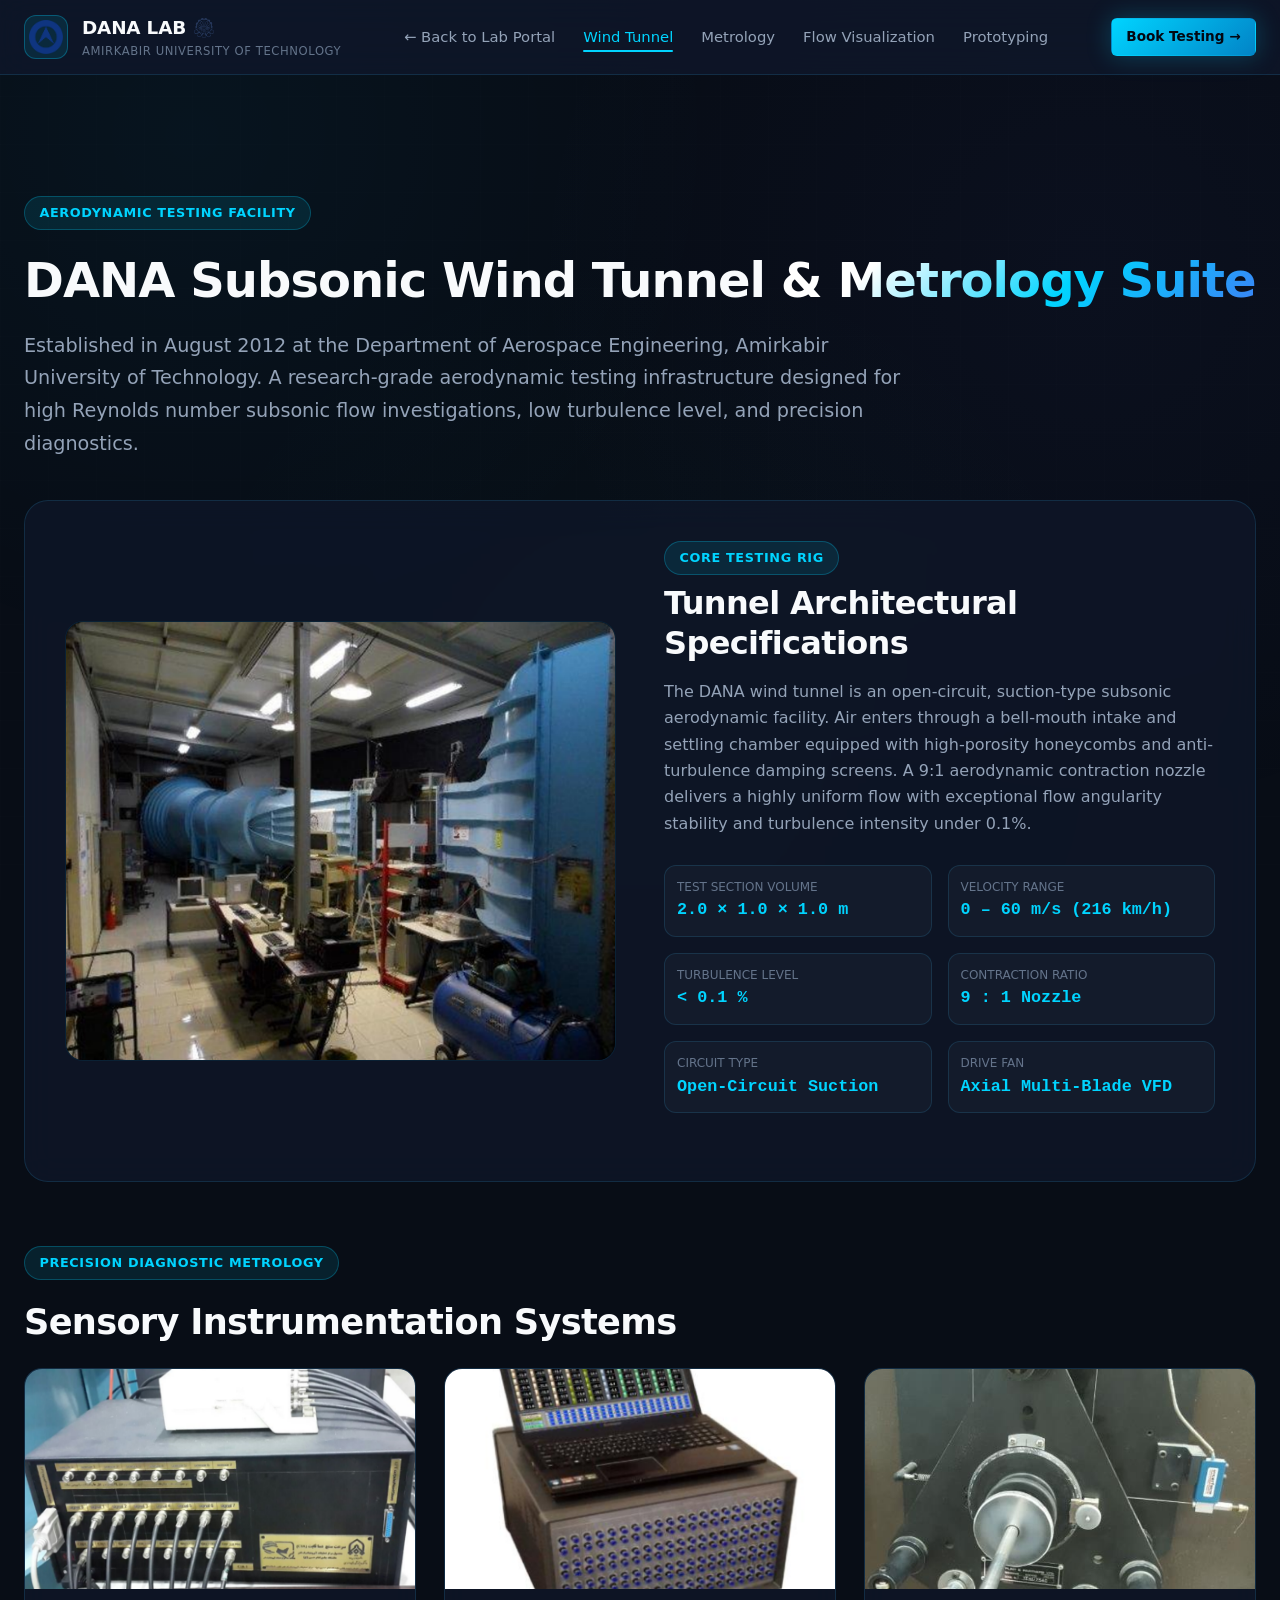
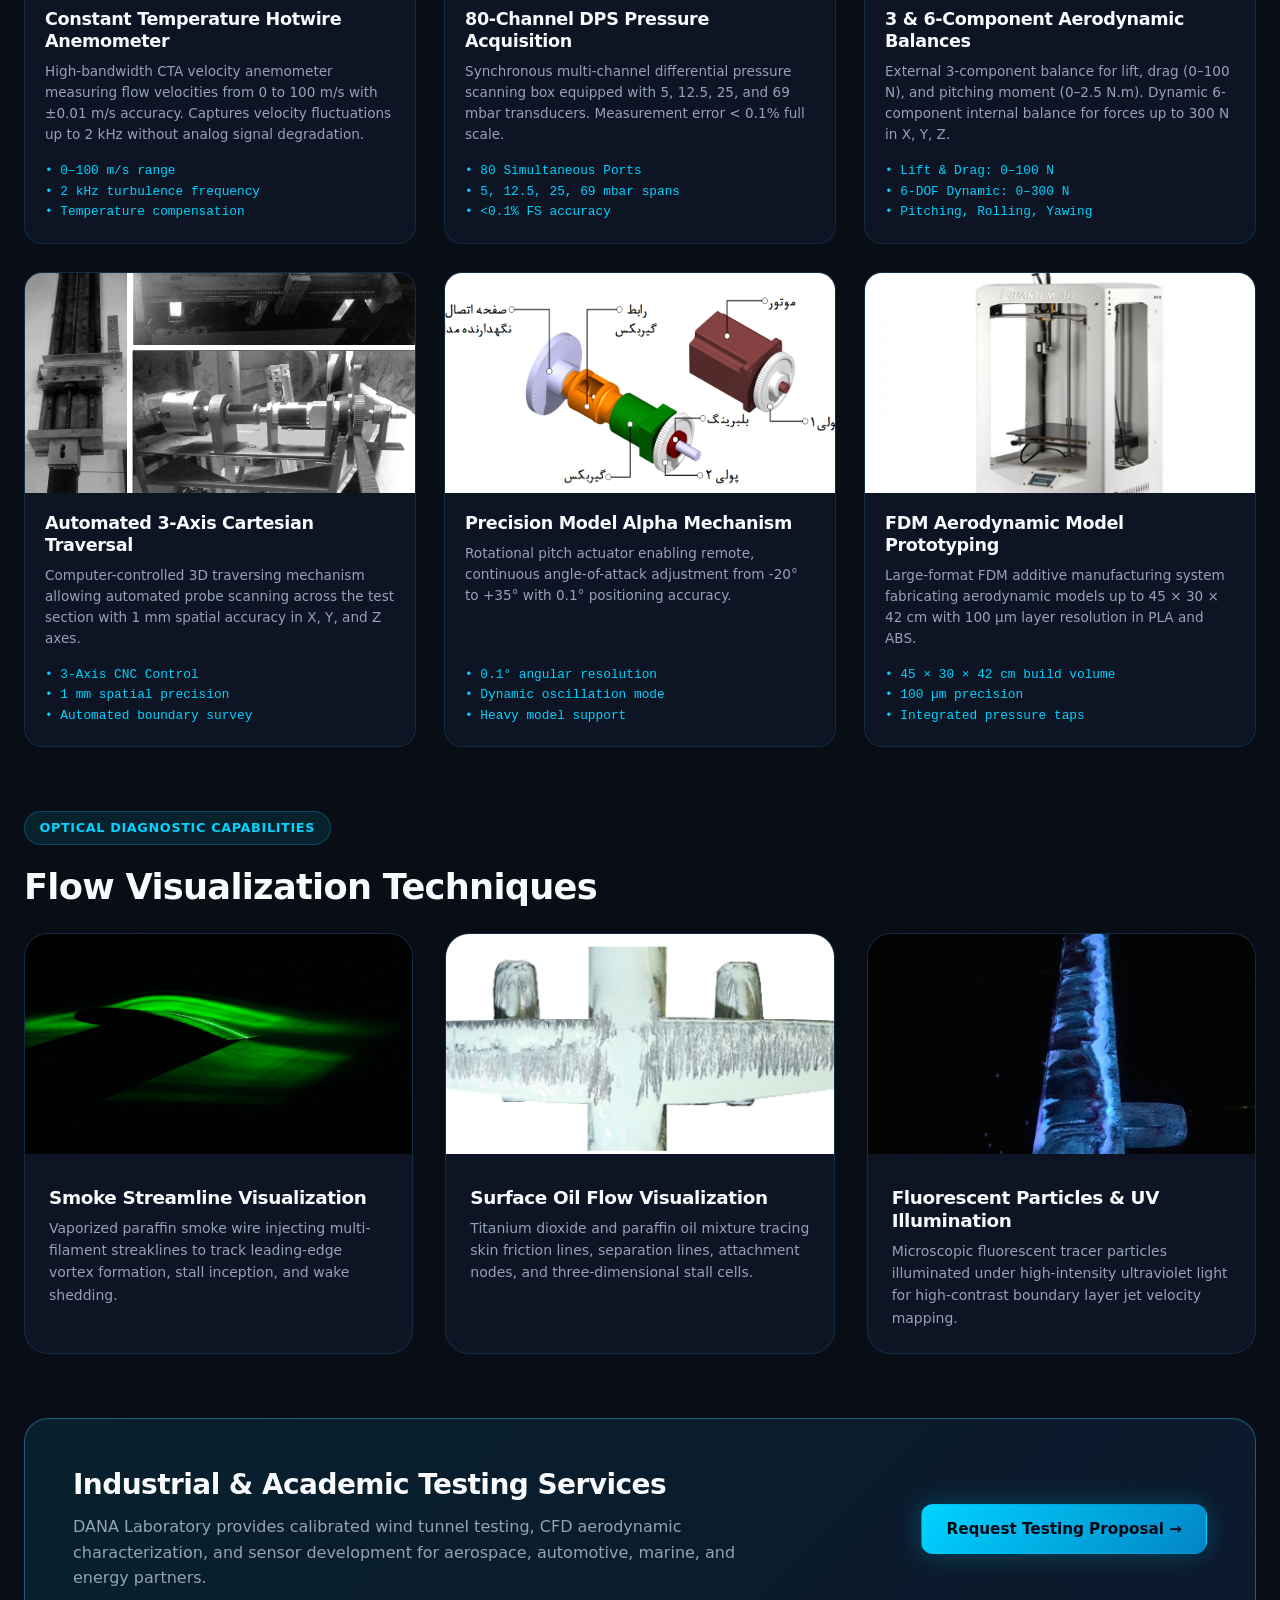
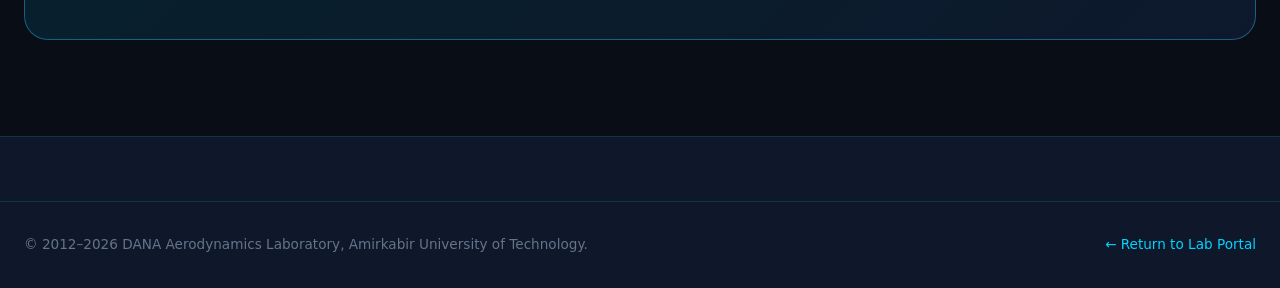
<file: facilities.html>
<!DOCTYPE html>
<html lang="en" data-theme="dark">
<head>
  <meta charset="UTF-8">
  <meta name="viewport" content="width=device-width, initial-scale=1.0">
  <title>Experimental Facilities &amp; Metrology | DANA Aerodynamics Laboratory</title>
  <meta name="description" content="Technical specifications of the DANA Subsonic Wind Tunnel (60 m/s, 2x1x1m), 80-channel DPS pressure scanner, CTA hotwire anemometry, and dynamic force balances at Amirkabir University of Technology.">
  <link rel="icon" type="image/png" href="./assets/images/favicon.png">
  <link rel="stylesheet" href="./assets/css/style.css">
</head>
<body>
  <div class="ambient-glow"></div>
  <div class="grid-pattern"></div>

  <!-- Navbar -->
  <header class="navbar">
    <div class="container nav-container">
      <a href="./index.html" class="nav-brand">
        <div class="nav-logo-box">
          <img src="./assets/images/dana_logo.png" alt="DANA Lab Logo">
        </div>
        <div class="brand-text-group">
          <span class="brand-name">
            DANA LAB
            <img src="./assets/images/aut_logo.png" alt="AUT Logo" style="width: 20px; height: 20px; opacity: 0.85;" title="Amirkabir University of Technology">
          </span>
          <span class="brand-affiliation">Amirkabir University of Technology</span>
        </div>
      </a>

      <nav>
        <ul class="nav-menu">
          <li><a href="./index.html" class="nav-link">&larr; Back to Lab Portal</a></li>
          <li><a href="#tunnel" class="nav-link active">Wind Tunnel</a></li>
          <li><a href="#metrology" class="nav-link">Metrology</a></li>
          <li><a href="#visualization" class="nav-link">Flow Visualization</a></li>
          <li><a href="#prototyping" class="nav-link">Prototyping</a></li>
        </ul>
      </nav>

      <div class="nav-actions">
        <a href="./index.html#contact" class="btn btn-primary btn-sm">Book Testing &rarr;</a>
      </div>
    </div>
  </header>

  <main style="padding-top: 100px;">
    <!-- Facility Header -->
    <section class="section-py" id="tunnel">
      <div class="container">
        <div class="section-badge">Aerodynamic Testing Facility</div>
        <h1 style="font-size: 3rem; margin-bottom: 1.25rem;">
          DANA Subsonic Wind Tunnel <span class="text-gradient">&amp; Metrology Suite</span>
        </h1>
        <p style="font-size: 1.2rem; color: var(--text-secondary); max-width: 900px; line-height: 1.7; margin-bottom: 2.5rem;">
          Established in August 2012 at the Department of Aerospace Engineering, Amirkabir University of Technology. A research-grade aerodynamic testing infrastructure designed for high Reynolds number subsonic flow investigations, low turbulence level, and precision diagnostics.
        </p>

        <!-- Big Tunnel Photo & Technical Specs -->
        <div class="facility-feature" style="margin-bottom: 3rem;">
          <div class="facility-img-box" style="height: 440px;">
            <img src="./assets/images/wind_tunnel_facility.png" alt="DANA Subsonic Wind Tunnel">
          </div>
          <div>
            <span class="section-badge" style="margin-bottom: 0.5rem;">Core Testing Rig</span>
            <h2 style="font-size: 2rem; margin-bottom: 1rem;">Tunnel Architectural Specifications</h2>
            <p style="color: var(--text-secondary); line-height: 1.65; margin-bottom: 1.5rem;">
              The DANA wind tunnel is an open-circuit, suction-type subsonic aerodynamic facility. Air enters through a bell-mouth intake and settling chamber equipped with high-porosity honeycombs and anti-turbulence damping screens. A 9:1 aerodynamic contraction nozzle delivers a highly uniform flow with exceptional flow angularity stability and turbulence intensity under 0.1%.
            </p>

            <div class="facility-specs-list">
              <div class="facility-spec-item">
                <div class="facility-spec-title">Test Section Volume</div>
                <div class="facility-spec-value">2.0 × 1.0 × 1.0 m</div>
              </div>
              <div class="facility-spec-item">
                <div class="facility-spec-title">Velocity Range</div>
                <div class="facility-spec-value">0 – 60 m/s (216 km/h)</div>
              </div>
              <div class="facility-spec-item">
                <div class="facility-spec-title">Turbulence Level</div>
                <div class="facility-spec-value">&lt; 0.1 %</div>
              </div>
              <div class="facility-spec-item">
                <div class="facility-spec-title">Contraction Ratio</div>
                <div class="facility-spec-value">9 : 1 Nozzle</div>
              </div>
              <div class="facility-spec-item">
                <div class="facility-spec-title">Circuit Type</div>
                <div class="facility-spec-value">Open-Circuit Suction</div>
              </div>
              <div class="facility-spec-item">
                <div class="facility-spec-title">Drive Fan</div>
                <div class="facility-spec-value">Axial Multi-Blade VFD</div>
              </div>
            </div>
          </div>
        </div>

        <!-- Detailed Metrology Section -->
        <div id="metrology" style="margin-top: 4rem;">
          <div class="section-badge">Precision Diagnostic Metrology</div>
          <h2 style="font-size: 2.2rem; margin-bottom: 1.5rem;">Sensory Instrumentation Systems</h2>

          <div class="instruments-grid" style="margin-bottom: 3.5rem;">
            <!-- Hotwire Anemometry -->
            <div class="instrument-card">
              <div class="instrument-thumb" style="height: 220px;">
                <img src="./assets/images/hotwire_probes.png" alt="CTA Hotwire Probes">
              </div>
              <div class="instrument-body">
                <h3 class="instrument-title">Constant Temperature Hotwire Anemometer</h3>
                <p class="instrument-desc">
                  High-bandwidth CTA velocity anemometer measuring flow velocities from 0 to 100 m/s with ±0.01 m/s accuracy. Captures velocity fluctuations up to 2 kHz without analog signal degradation.
                </p>
                <div style="font-family: var(--font-mono); font-size: 0.8rem; color: var(--accent-cyan); margin-top: auto;">
                  • 0–100 m/s range<br>• 2 kHz turbulence frequency<br>• Temperature compensation
                </div>
              </div>
            </div>

            <!-- 80-Channel DPS -->
            <div class="instrument-card">
              <div class="instrument-thumb" style="height: 220px;">
                <img src="./assets/images/dps_80channel_box.png" alt="80-Channel DPS Scanner">
              </div>
              <div class="instrument-body">
                <h3 class="instrument-title">80-Channel DPS Pressure Acquisition</h3>
                <p class="instrument-desc">
                  Synchronous multi-channel differential pressure scanning box equipped with 5, 12.5, 25, and 69 mbar transducers. Measurement error &lt; 0.1% full scale.
                </p>
                <div style="font-family: var(--font-mono); font-size: 0.8rem; color: var(--accent-cyan); margin-top: auto;">
                  • 80 Simultaneous Ports<br>• 5, 12.5, 25, 69 mbar spans<br>• &lt;0.1% FS accuracy
                </div>
              </div>
            </div>

            <!-- Load Balances -->
            <div class="instrument-card">
              <div class="instrument-thumb" style="height: 220px;">
                <img src="./assets/images/balance_3component.png" alt="Aerodynamic Balances">
              </div>
              <div class="instrument-body">
                <h3 class="instrument-title">3 &amp; 6-Component Aerodynamic Balances</h3>
                <p class="instrument-desc">
                  External 3-component balance for lift, drag (0–100 N), and pitching moment (0–2.5 N.m). Dynamic 6-component internal balance for forces up to 300 N in X, Y, Z.
                </p>
                <div style="font-family: var(--font-mono); font-size: 0.8rem; color: var(--accent-cyan); margin-top: auto;">
                  • Lift &amp; Drag: 0–100 N<br>• 6-DOF Dynamic: 0–300 N<br>• Pitching, Rolling, Yawing
                </div>
              </div>
            </div>

            <!-- Traversing System -->
            <div class="instrument-card">
              <div class="instrument-thumb" style="height: 220px;">
                <img src="./assets/images/traversing_system.png" alt="3D Traversing System">
              </div>
              <div class="instrument-body">
                <h3 class="instrument-title">Automated 3-Axis Cartesian Traversal</h3>
                <p class="instrument-desc">
                  Computer-controlled 3D traversing mechanism allowing automated probe scanning across the test section with 1 mm spatial accuracy in X, Y, and Z axes.
                </p>
                <div style="font-family: var(--font-mono); font-size: 0.8rem; color: var(--accent-cyan); margin-top: auto;">
                  • 3-Axis CNC Control<br>• 1 mm spatial precision<br>• Automated boundary survey
                </div>
              </div>
            </div>

            <!-- Alpha Mechanism -->
            <div class="instrument-card">
              <div class="instrument-thumb" style="height: 220px;">
                <img src="./assets/images/alpha_mechanism.png" alt="Alpha Mechanism">
              </div>
              <div class="instrument-body">
                <h3 class="instrument-title">Precision Model Alpha Mechanism</h3>
                <p class="instrument-desc">
                  Rotational pitch actuator enabling remote, continuous angle-of-attack adjustment from -20° to +35° with 0.1° positioning accuracy.
                </p>
                <div style="font-family: var(--font-mono); font-size: 0.8rem; color: var(--accent-cyan); margin-top: auto;">
                  • 0.1° angular resolution<br>• Dynamic oscillation mode<br>• Heavy model support
                </div>
              </div>
            </div>

            <!-- Rapid Prototyping -->
            <div class="instrument-card" id="prototyping">
              <div class="instrument-thumb" style="height: 220px;">
                <img src="./assets/images/fdm_3d_printer.jpg" alt="FDM 3D Printer">
              </div>
              <div class="instrument-body">
                <h3 class="instrument-title">FDM Aerodynamic Model Prototyping</h3>
                <p class="instrument-desc">
                  Large-format FDM additive manufacturing system fabricating aerodynamic models up to 45 × 30 × 42 cm with 100 µm layer resolution in PLA and ABS.
                </p>
                <div style="font-family: var(--font-mono); font-size: 0.8rem; color: var(--accent-cyan); margin-top: auto;">
                  • 45 × 30 × 42 cm build volume<br>• 100 µm precision<br>• Integrated pressure taps
                </div>
              </div>
            </div>
          </div>
        </div>

        <!-- Flow Visualization Suite -->
        <div id="visualization" style="margin-top: 4rem;">
          <div class="section-badge">Optical Diagnostic Capabilities</div>
          <h2 style="font-size: 2.2rem; margin-bottom: 1.5rem;">Flow Visualization Techniques</h2>

          <div style="display: grid; grid-template-columns: repeat(3, 1fr); gap: 2rem;">
            <div style="background: var(--bg-card); border: 1px solid var(--border-color); border-radius: var(--radius-xl); overflow: hidden;">
              <img src="./assets/images/flow_viz_smoke_tunnel.jpg" alt="Smoke Tunnel Visualization" style="width: 100%; height: 220px; object-fit: cover;">
              <div style="padding: 1.5rem;">
                <h3 style="font-size: 1.15rem; margin-bottom: 0.5rem;">Smoke Streamline Visualization</h3>
                <p style="font-size: 0.875rem; color: var(--text-secondary); line-height: 1.6;">
                  Vaporized paraffin smoke wire injecting multi-filament streaklines to track leading-edge vortex formation, stall inception, and wake shedding.
                </p>
              </div>
            </div>

            <div style="background: var(--bg-card); border: 1px solid var(--border-color); border-radius: var(--radius-xl); overflow: hidden;">
              <img src="./assets/images/flow_viz_oil_surface.png" alt="Oil Surface Visualization" style="width: 100%; height: 220px; object-fit: cover;">
              <div style="padding: 1.5rem;">
                <h3 style="font-size: 1.15rem; margin-bottom: 0.5rem;">Surface Oil Flow Visualization</h3>
                <p style="font-size: 0.875rem; color: var(--text-secondary); line-height: 1.6;">
                  Titanium dioxide and paraffin oil mixture tracing skin friction lines, separation lines, attachment nodes, and three-dimensional stall cells.
                </p>
              </div>
            </div>

            <div style="background: var(--bg-card); border: 1px solid var(--border-color); border-radius: var(--radius-xl); overflow: hidden;">
              <img src="./assets/images/flow_viz_fluorescent_uv.jpg" alt="Fluorescent UV Visualization" style="width: 100%; height: 220px; object-fit: cover;">
              <div style="padding: 1.5rem;">
                <h3 style="font-size: 1.15rem; margin-bottom: 0.5rem;">Fluorescent Particles &amp; UV Illumination</h3>
                <p style="font-size: 0.875rem; color: var(--text-secondary); line-height: 1.6;">
                  Microscopic fluorescent tracer particles illuminated under high-intensity ultraviolet light for high-contrast boundary layer jet velocity mapping.
                </p>
              </div>
            </div>
          </div>
        </div>

        <!-- Testing Services Banner -->
        <div class="join-banner" style="margin-top: 4rem;">
          <div class="join-text-group">
            <h3 class="join-title">Industrial &amp; Academic Testing Services</h3>
            <p style="color: var(--text-secondary); line-height: 1.6;">
              DANA Laboratory provides calibrated wind tunnel testing, CFD aerodynamic characterization, and sensor development for aerospace, automotive, marine, and energy partners.
            </p>
          </div>
          <a href="./index.html#contact" class="btn btn-primary">Request Testing Proposal &rarr;</a>
        </div>
      </div>
    </section>
  </main>

  <footer class="footer">
    <div class="container footer-bottom">
      <div>&copy; 2012–2026 DANA Aerodynamics Laboratory, Amirkabir University of Technology.</div>
      <div><a href="./index.html" class="text-cyan">&larr; Return to Lab Portal</a></div>
    </div>
  </footer>
</body>
</html>
</file>
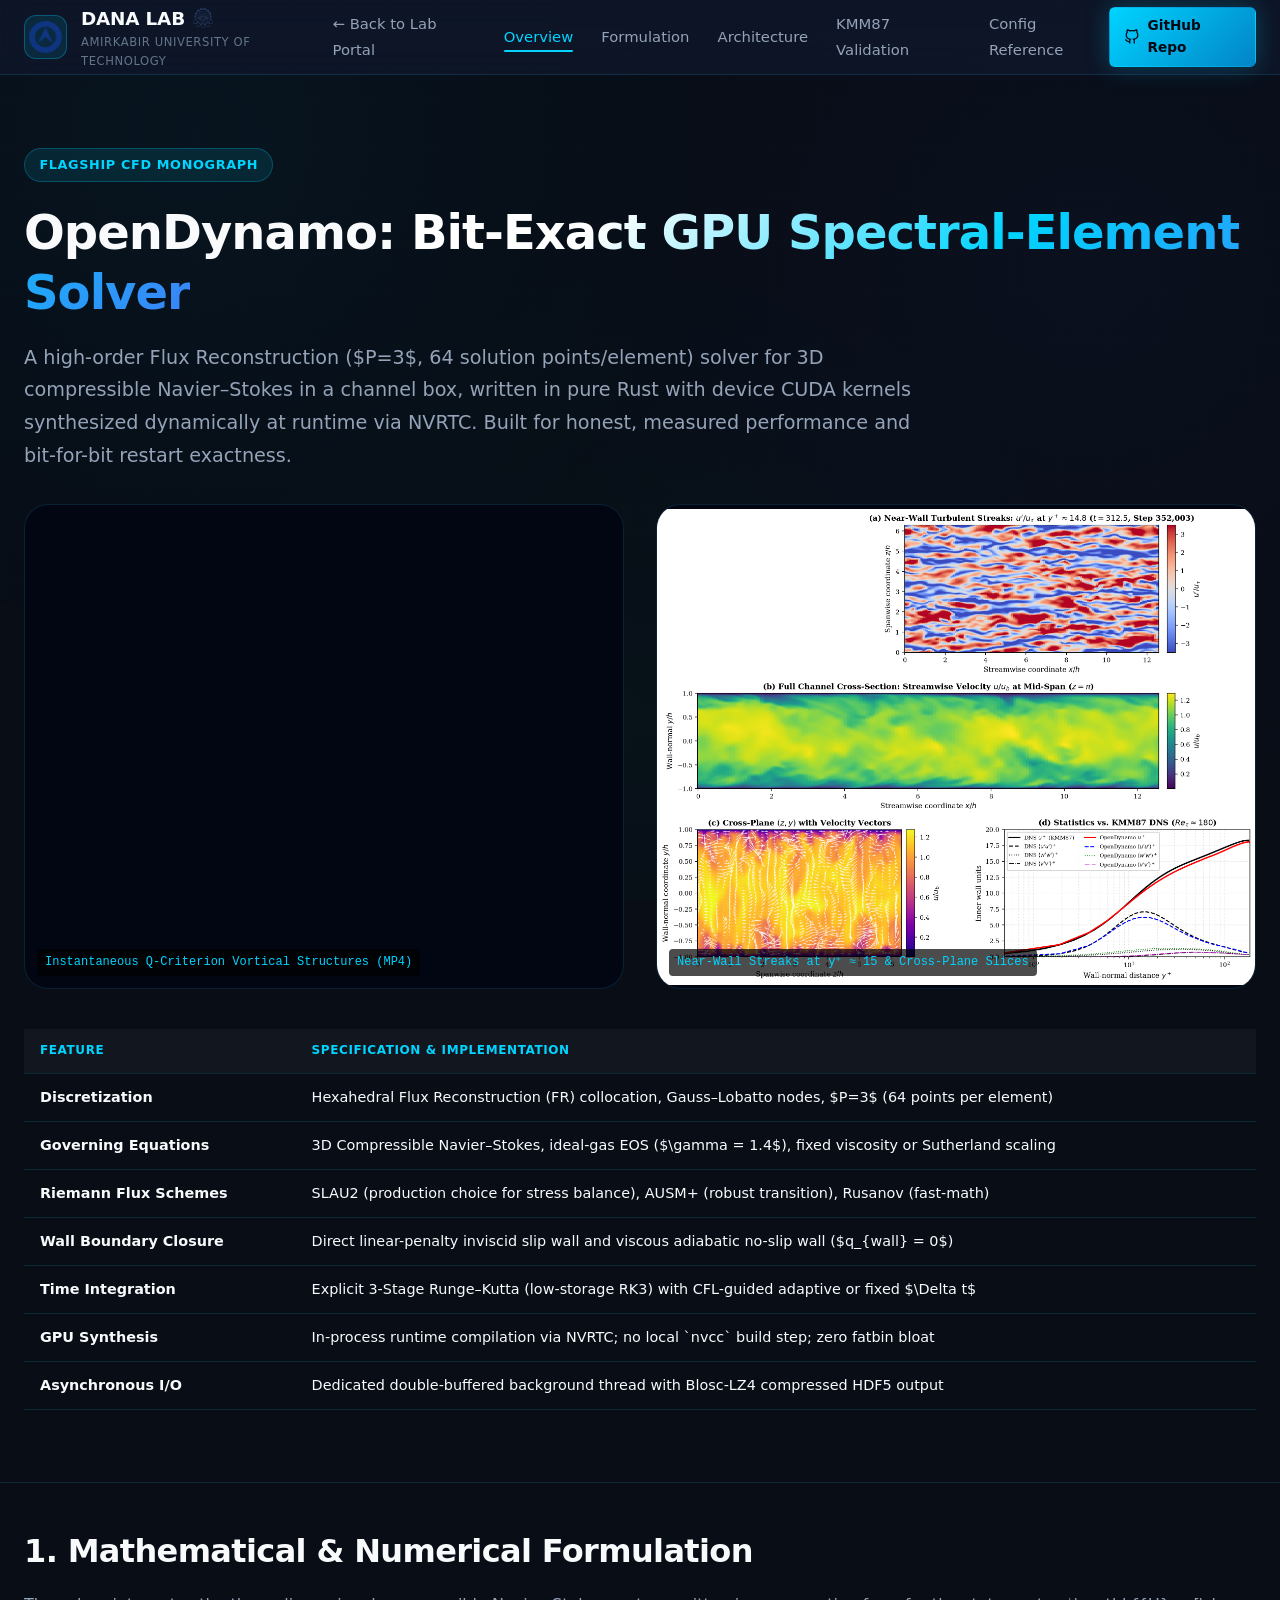
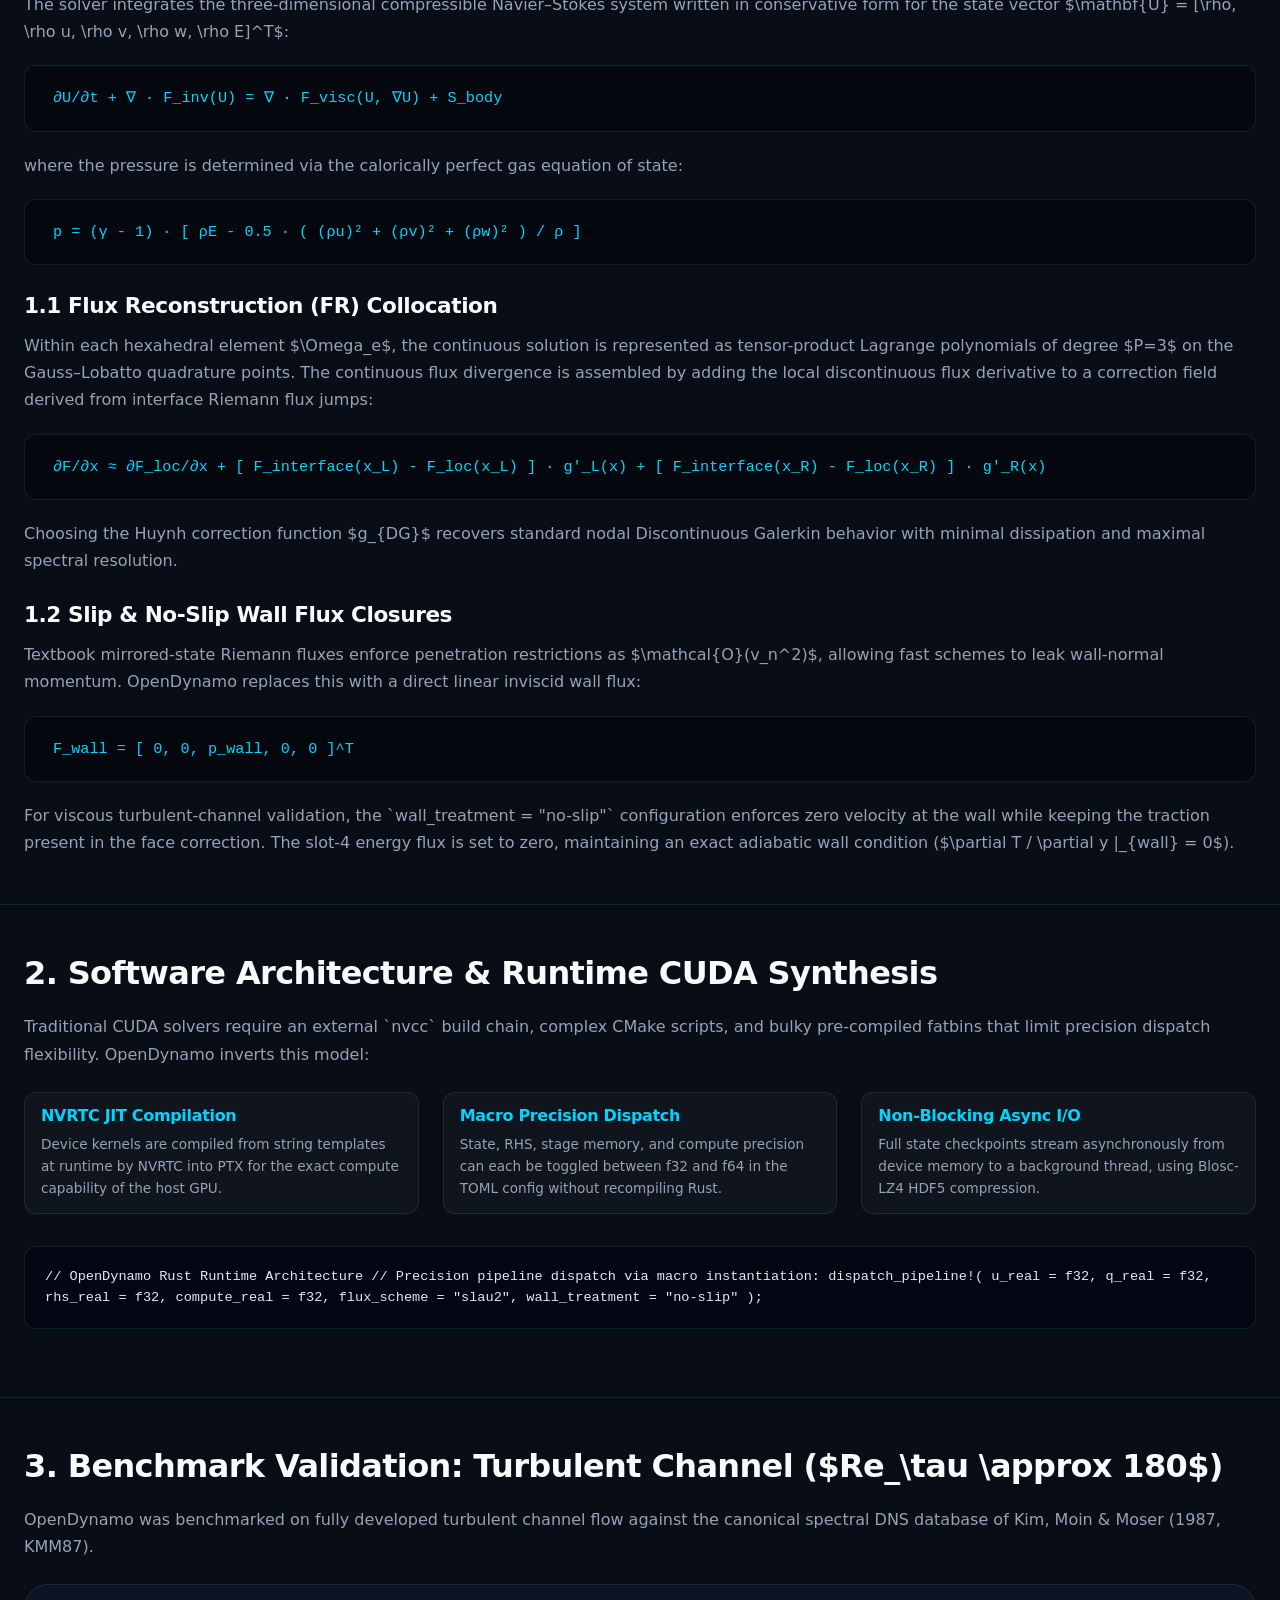
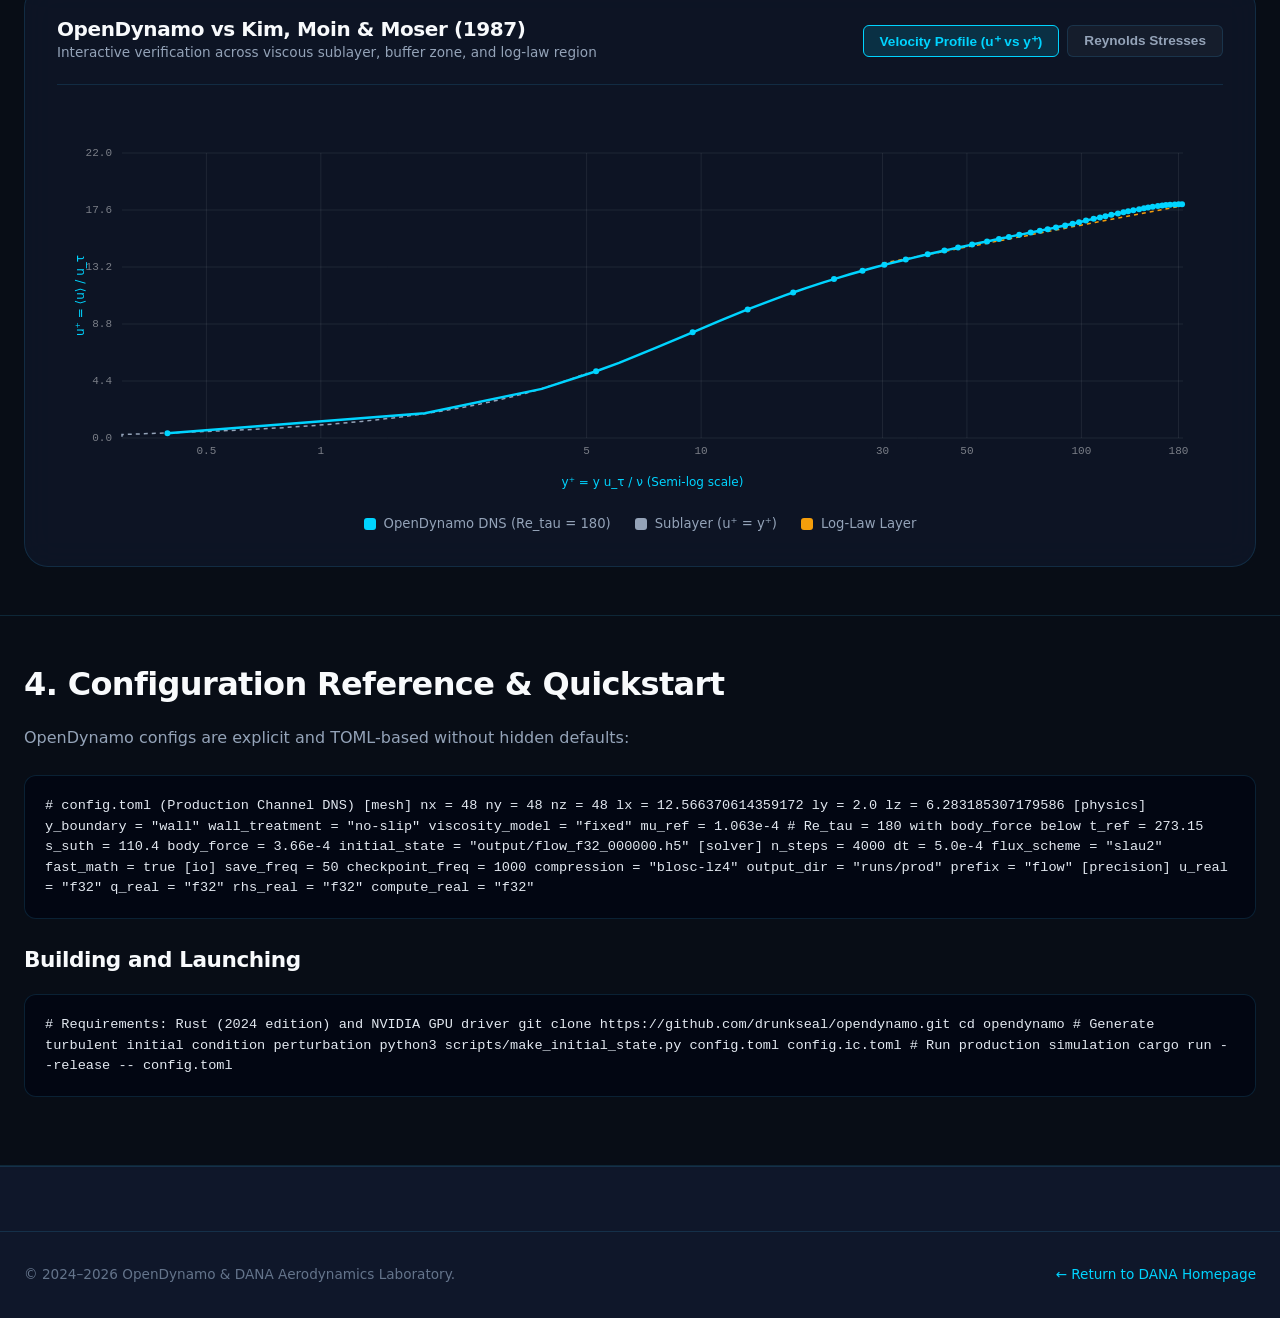
<file: opendynamo.html>
<!DOCTYPE html>
<html lang="en" data-theme="dark">
<head>
  <meta charset="UTF-8">
  <meta name="viewport" content="width=device-width, initial-scale=1.0">
  <title>OpenDynamo | GPU Spectral-Element Solver for Compressible Navier-Stokes</title>
  <meta name="description" content="OpenDynamo: GPU spectral-element (Flux Reconstruction, P=3) solver for 3D compressible Navier-Stokes in Rust with runtime NVRTC CUDA compilation. Validated against Kim, Moin & Moser (1987) DNS.">
  <link rel="icon" type="image/png" href="./assets/images/favicon.png">
  
  <link rel="stylesheet" href="./assets/css/style.css">
  <style>
    .math-block {
      background: rgba(0, 0, 0, 0.4);
      border: 1px solid var(--border-color);
      border-radius: var(--radius-md);
      padding: 1.25rem 1.75rem;
      font-family: var(--font-mono);
      font-size: 0.95rem;
      color: var(--accent-cyan);
      overflow-x: auto;
      margin: 1.25rem 0;
    }
    .code-block {
      background: #020612;
      border: 1px solid var(--border-color);
      border-radius: var(--radius-md);
      padding: 1.25rem;
      font-family: var(--font-mono);
      font-size: 0.85rem;
      color: #e2e8f0;
      overflow-x: auto;
      line-height: 1.5;
      margin: 1.25rem 0;
    }
    .doc-section {
      padding: 3rem 0;
      border-bottom: 1px solid var(--border-color);
    }
    .param-table {
      width: 100%;
      border-collapse: collapse;
      margin: 1.5rem 0;
      font-size: 0.9rem;
    }
    .param-table th, .param-table td {
      padding: 0.75rem 1rem;
      text-align: left;
      border-bottom: 1px solid var(--border-color);
    }
    .param-table th {
      background: rgba(255, 255, 255, 0.04);
      color: var(--accent-cyan);
      font-weight: 600;
      text-transform: uppercase;
      font-size: 0.75rem;
      letter-spacing: 0.05em;
    }
    .param-table tr:hover {
      background: rgba(255, 255, 255, 0.02);
    }
  </style>
</head>
<body>
  <div class="ambient-glow"></div>
  <div class="grid-pattern"></div>

  <!-- Navbar -->
  <header class="navbar">
    <div class="container nav-container">
      <a href="./index.html" class="nav-brand">
        <div class="nav-logo-box">
          <img src="./assets/images/dana_logo.png" alt="DANA Lab Logo">
        </div>
        <div class="brand-text-group">
          <span class="brand-name">
            DANA LAB
            <img src="./assets/images/aut_logo.png" alt="AUT Logo" style="width: 20px; height: 20px; opacity: 0.85;" title="Amirkabir University of Technology">
          </span>
          <span class="brand-affiliation">Amirkabir University of Technology</span>
        </div>
      </a>

      <nav>
        <ul class="nav-menu">
          <li><a href="./index.html" class="nav-link">&larr; Back to Lab Portal</a></li>
          <li><a href="#overview" class="nav-link active">Overview</a></li>
          <li><a href="#formulation" class="nav-link">Formulation</a></li>
          <li><a href="#architecture" class="nav-link">Architecture</a></li>
          <li><a href="#validation" class="nav-link">KMM87 Validation</a></li>
          <li><a href="#config" class="nav-link">Config Reference</a></li>
        </ul>
      </nav>

      <div class="nav-actions">
        <a href="https://github.com/drunkseal/opendynamo" target="_blank" rel="noopener noreferrer" class="btn btn-primary btn-sm">
          <svg width="16" height="16" viewBox="0 0 24 24" fill="none" stroke="currentColor" stroke-width="2"><path d="M9 19c-5 1.5-5-2.5-7-3m14 6v-3.87a3.37 3.37 0 0 0-.94-2.61c3.14-.35 6.44-1.54 6.44-7A5.44 5.44 0 0 0 20 4.77 5.07 5.07 0 0 0 19.91 1S18.73.65 16 2.48a13.38 13.38 0 0 0-7 0C6.27.65 5.09 1 5.09 1A5.07 5.07 0 0 0 5 4.77a5.44 5.44 0 0 0-1.5 3.78c0 5.42 3.3 6.61 6.44 7A3.37 3.37 0 0 0 9 18.13V22"></path></svg>
          GitHub Repo
        </a>
      </div>
    </div>
  </header>

  <main style="padding-top: 100px;">
    <!-- Overview Header -->
    <section class="doc-section" id="overview">
      <div class="container">
        <div class="section-badge">Flagship CFD Monograph</div>
        <h1 style="font-size: 3rem; margin-bottom: 1.25rem;">
          OpenDynamo: <span class="text-gradient">Bit-Exact GPU Spectral-Element Solver</span>
        </h1>
        <p style="font-size: 1.2rem; color: var(--text-secondary); max-width: 900px; line-height: 1.7; margin-bottom: 2rem;">
          A high-order Flux Reconstruction ($P=3$, 64 solution points/element) solver for 3D compressible Navier–Stokes in a channel box, written in pure Rust with device CUDA kernels synthesized dynamically at runtime via NVRTC. Built for honest, measured performance and bit-for-bit restart exactness.
        </p>

        <!-- Video & Multi-Panel Showcase -->
        <div style="display: grid; grid-template-columns: 1fr 1fr; gap: 2rem; margin-bottom: 2.5rem;">
          <div style="background: #020612; border-radius: var(--radius-xl); overflow: hidden; border: 1px solid var(--border-color); position: relative;">
            <video autoplay loop muted playsinline style="width: 100%; height: 100%; object-fit: cover;">
              <source src="./assets/opendynamo/flow_animation.mp4" type="video/mp4">
            </video>
            <div style="position: absolute; bottom: 12px; left: 12px; font-family: var(--font-mono); font-size: 0.75rem; background: rgba(0,0,0,0.7); padding: 4px 8px; border-radius: 4px; color: var(--accent-cyan);">
              Instantaneous Q-Criterion Vortical Structures (MP4)
            </div>
          </div>
          <div style="background: #020612; border-radius: var(--radius-xl); overflow: hidden; border: 1px solid var(--border-color); position: relative;">
            <img src="./assets/opendynamo/flow_visualization_final.png" alt="OpenDynamo DNS Multi-Panel" style="width: 100%; height: 100%; object-fit: contain;">
            <div style="position: absolute; bottom: 12px; left: 12px; font-family: var(--font-mono); font-size: 0.75rem; background: rgba(0,0,0,0.7); padding: 4px 8px; border-radius: 4px; color: var(--accent-cyan);">
              Near-Wall Streaks at y⁺ ≈ 15 &amp; Cross-Plane Slices
            </div>
          </div>
        </div>

        <table class="param-table">
          <thead>
            <tr>
              <th>Feature</th>
              <th>Specification &amp; Implementation</th>
            </tr>
          </thead>
          <tbody>
            <tr>
              <td><strong>Discretization</strong></td>
              <td>Hexahedral Flux Reconstruction (FR) collocation, Gauss–Lobatto nodes, $P=3$ (64 points per element)</td>
            </tr>
            <tr>
              <td><strong>Governing Equations</strong></td>
              <td>3D Compressible Navier–Stokes, ideal-gas EOS ($\gamma = 1.4$), fixed viscosity or Sutherland scaling</td>
            </tr>
            <tr>
              <td><strong>Riemann Flux Schemes</strong></td>
              <td>SLAU2 (production choice for stress balance), AUSM+ (robust transition), Rusanov (fast-math)</td>
            </tr>
            <tr>
              <td><strong>Wall Boundary Closure</strong></td>
              <td>Direct linear-penalty inviscid slip wall and viscous adiabatic no-slip wall ($q_{wall} = 0$)</td>
            </tr>
            <tr>
              <td><strong>Time Integration</strong></td>
              <td>Explicit 3-Stage Runge–Kutta (low-storage RK3) with CFL-guided adaptive or fixed $\Delta t$</td>
            </tr>
            <tr>
              <td><strong>GPU Synthesis</strong></td>
              <td>In-process runtime compilation via NVRTC; no local `nvcc` build step; zero fatbin bloat</td>
            </tr>
            <tr>
              <td><strong>Asynchronous I/O</strong></td>
              <td>Dedicated double-buffered background thread with Blosc-LZ4 compressed HDF5 output</td>
            </tr>
          </tbody>
        </table>
      </div>
    </section>

    <!-- Mathematical Formulation -->
    <section class="doc-section" id="formulation">
      <div class="container">
        <h2 style="font-size: 2rem; margin-bottom: 1.25rem;">1. Mathematical &amp; Numerical Formulation</h2>
        <p style="color: var(--text-secondary); line-height: 1.7; margin-bottom: 1.25rem;">
          The solver integrates the three-dimensional compressible Navier–Stokes system written in conservative form for the state vector $\mathbf{U} = [\rho, \rho u, \rho v, \rho w, \rho E]^T$:
        </p>

        <div class="math-block">
          ∂U/∂t + ∇ · F_inv(U) = ∇ · F_visc(U, ∇U) + S_body
        </div>

        <p style="color: var(--text-secondary); line-height: 1.7; margin-bottom: 1.25rem;">
          where the pressure is determined via the calorically perfect gas equation of state:
        </p>

        <div class="math-block">
          p = (γ - 1) · [ ρE - 0.5 · ( (ρu)² + (ρv)² + (ρw)² ) / ρ ]
        </div>

        <h3 style="font-size: 1.35rem; margin: 1.75rem 0 0.75rem;">1.1 Flux Reconstruction (FR) Collocation</h3>
        <p style="color: var(--text-secondary); line-height: 1.7; margin-bottom: 1rem;">
          Within each hexahedral element $\Omega_e$, the continuous solution is represented as tensor-product Lagrange polynomials of degree $P=3$ on the Gauss–Lobatto quadrature points. The continuous flux divergence is assembled by adding the local discontinuous flux derivative to a correction field derived from interface Riemann flux jumps:
        </p>

        <div class="math-block">
          ∂F/∂x ≈ ∂F_loc/∂x + [ F_interface(x_L) - F_loc(x_L) ] · g'_L(x) + [ F_interface(x_R) - F_loc(x_R) ] · g'_R(x)
        </div>

        <p style="color: var(--text-secondary); line-height: 1.7;">
          Choosing the Huynh correction function $g_{DG}$ recovers standard nodal Discontinuous Galerkin behavior with minimal dissipation and maximal spectral resolution.
        </p>

        <h3 style="font-size: 1.35rem; margin: 1.75rem 0 0.75rem;">1.2 Slip &amp; No-Slip Wall Flux Closures</h3>
        <p style="color: var(--text-secondary); line-height: 1.7; margin-bottom: 1rem;">
          Textbook mirrored-state Riemann fluxes enforce penetration restrictions as $\mathcal{O}(v_n^2)$, allowing fast schemes to leak wall-normal momentum. OpenDynamo replaces this with a direct linear inviscid wall flux:
        </p>

        <div class="math-block">
          F_wall = [ 0, 0, p_wall, 0, 0 ]^T
        </div>

        <p style="color: var(--text-secondary); line-height: 1.7;">
          For viscous turbulent-channel validation, the `wall_treatment = "no-slip"` configuration enforces zero velocity at the wall while keeping the traction present in the face correction. The slot-4 energy flux is set to zero, maintaining an exact adiabatic wall condition ($\partial T / \partial y |_{wall} = 0$).
        </p>
      </div>
    </section>

    <!-- Architecture & CUDA Synthesis -->
    <section class="doc-section" id="architecture">
      <div class="container">
        <h2 style="font-size: 2rem; margin-bottom: 1.25rem;">2. Software Architecture &amp; Runtime CUDA Synthesis</h2>
        <p style="color: var(--text-secondary); line-height: 1.7; margin-bottom: 1.5rem;">
          Traditional CUDA solvers require an external `nvcc` build chain, complex CMake scripts, and bulky pre-compiled fatbins that limit precision dispatch flexibility. OpenDynamo inverts this model:
        </p>

        <div style="display: grid; grid-template-columns: repeat(3, 1fr); gap: 1.5rem; margin-bottom: 2rem;">
          <div class="od-spec-card">
            <h4 style="color: var(--accent-cyan); margin-bottom: 0.5rem;">NVRTC JIT Compilation</h4>
            <p style="font-size: 0.85rem; color: var(--text-secondary);">
              Device kernels are compiled from string templates at runtime by NVRTC into PTX for the exact compute capability of the host GPU.
            </p>
          </div>
          <div class="od-spec-card">
            <h4 style="color: var(--accent-cyan); margin-bottom: 0.5rem;">Macro Precision Dispatch</h4>
            <p style="font-size: 0.85rem; color: var(--text-secondary);">
              State, RHS, stage memory, and compute precision can each be toggled between f32 and f64 in the TOML config without recompiling Rust.
            </p>
          </div>
          <div class="od-spec-card">
            <h4 style="color: var(--accent-cyan); margin-bottom: 0.5rem;">Non-Blocking Async I/O</h4>
            <p style="font-size: 0.85rem; color: var(--text-secondary);">
              Full state checkpoints stream asynchronously from device memory to a background thread, using Blosc-LZ4 HDF5 compression.
            </p>
          </div>
        </div>

        <div class="code-block">
// OpenDynamo Rust Runtime Architecture
// Precision pipeline dispatch via macro instantiation:
dispatch_pipeline!(
    u_real = f32,
    q_real = f32,
    rhs_real = f32,
    compute_real = f32,
    flux_scheme = "slau2",
    wall_treatment = "no-slip"
);
        </div>
      </div>
    </section>

    <!-- Validation Section -->
    <section class="doc-section" id="validation">
      <div class="container">
        <h2 style="font-size: 2rem; margin-bottom: 1.25rem;">3. Benchmark Validation: Turbulent Channel ($Re_\tau \approx 180$)</h2>
        <p style="color: var(--text-secondary); line-height: 1.7; margin-bottom: 1.5rem;">
          OpenDynamo was benchmarked on fully developed turbulent channel flow against the canonical spectral DNS database of Kim, Moin &amp; Moser (1987, KMM87).
        </p>

        <!-- Chart Container -->
        <div class="chart-container-card" style="margin-top: 1rem;">
          <div class="chart-header">
            <div>
              <h3 style="font-size: 1.25rem;">OpenDynamo vs Kim, Moin &amp; Moser (1987)</h3>
              <p style="font-size: 0.85rem; color: var(--text-secondary);">Interactive verification across viscous sublayer, buffer zone, and log-law region</p>
            </div>
            <div class="chart-tabs">
              <button class="chart-tab-btn active" id="chart-btn-velocity">Velocity Profile (u⁺ vs y⁺)</button>
              <button class="chart-tab-btn" id="chart-btn-stresses">Reynolds Stresses</button>
            </div>
          </div>

          <div class="chart-canvas-wrapper">
            <canvas id="dns-chart-canvas"></canvas>
          </div>

          <div class="chart-legend" id="chart-legend-velocity">
            <div class="legend-item"><div class="legend-color-dot" style="background: #00d4ff;"></div><span>OpenDynamo DNS (Re_tau = 180)</span></div>
            <div class="legend-item"><div class="legend-color-dot" style="background: #94a3b8;"></div><span>Sublayer (u⁺ = y⁺)</span></div>
            <div class="legend-item"><div class="legend-color-dot" style="background: #f59e0b;"></div><span>Log-Law Layer</span></div>
          </div>

          <div class="chart-legend" id="chart-legend-stresses" style="display: none;">
            <div class="legend-item"><div class="legend-color-dot" style="background: #00d4ff;"></div><span>u_rms / u_tau</span></div>
            <div class="legend-item"><div class="legend-color-dot" style="background: #10b981;"></div><span>w_rms / u_tau</span></div>
            <div class="legend-item"><div class="legend-color-dot" style="background: #3b82f6;"></div><span>v_rms / u_tau</span></div>
            <div class="legend-item"><div class="legend-color-dot" style="background: #f43f5e;"></div><span>-u'v' / u_tau^2</span></div>
          </div>
        </div>
      </div>
    </section>

    <!-- Config Reference -->
    <section class="doc-section" id="config">
      <div class="container">
        <h2 style="font-size: 2rem; margin-bottom: 1.25rem;">4. Configuration Reference &amp; Quickstart</h2>
        <p style="color: var(--text-secondary); line-height: 1.7; margin-bottom: 1.5rem;">
          OpenDynamo configs are explicit and TOML-based without hidden defaults:
        </p>

        <div class="code-block">
# config.toml (Production Channel DNS)
[mesh]
nx = 48
ny = 48
nz = 48
lx = 12.566370614359172
ly = 2.0
lz = 6.283185307179586

[physics]
y_boundary = "wall"
wall_treatment = "no-slip"
viscosity_model = "fixed"
mu_ref = 1.063e-4             # Re_tau = 180 with body_force below
t_ref = 273.15
s_suth = 110.4
body_force = 3.66e-4
initial_state = "output/flow_f32_000000.h5"

[solver]
n_steps = 4000
dt = 5.0e-4
flux_scheme = "slau2"
fast_math = true

[io]
save_freq = 50
checkpoint_freq = 1000
compression = "blosc-lz4"
output_dir = "runs/prod"
prefix = "flow"

[precision]
u_real = "f32"
q_real = "f32"
rhs_real = "f32"
compute_real = "f32"
        </div>

        <h3 style="font-size: 1.35rem; margin: 1.75rem 0 0.75rem;">Building and Launching</h3>
        <div class="code-block">
# Requirements: Rust (2024 edition) and NVIDIA GPU driver
git clone https://github.com/drunkseal/opendynamo.git
cd opendynamo

# Generate turbulent initial condition perturbation
python3 scripts/make_initial_state.py config.toml config.ic.toml

# Run production simulation
cargo run --release -- config.toml
        </div>
      </div>
    </section>
  </main>

  <footer class="footer">
    <div class="container footer-bottom">
      <div>&copy; 2024–2026 OpenDynamo &amp; DANA Aerodynamics Laboratory.</div>
      <div><a href="./index.html" class="text-cyan">&larr; Return to DANA Homepage</a></div>
    </div>
  </footer>

  <script src="./assets/opendynamo/stats_data.js"></script>
  <script src="./assets/js/charts.js"></script>
</body>
</html>
</file>
<file: assets/css/style.css>
/* DANA Aerodynamics Laboratory - Design System & Stylesheet */
:root {
  --bg-primary: #080d16;
  --bg-secondary: #0f172a;
  --bg-card: rgba(15, 23, 42, 0.75);
  --bg-card-hover: rgba(30, 41, 59, 0.85);
  --bg-glass: rgba(15, 23, 42, 0.85);
  --border-color: rgba(56, 189, 248, 0.15);
  --border-highlight: rgba(56, 189, 248, 0.4);
  --text-primary: #f8fafc;
  --text-secondary: #94a3b8;
  --text-muted: #64748b;
  
  --accent-cyan: #00d4ff;
  --accent-blue: #3b82f6;
  --accent-indigo: #6366f1;
  --accent-emerald: #10b981;
  --accent-amber: #f59e0b;
  --accent-rose: #f43f5e;
  
  --glow-cyan: 0 0 25px rgba(0, 212, 255, 0.25);
  --glow-blue: 0 0 25px rgba(59, 130, 246, 0.25);
  
  --font-sans: system-ui, -apple-system, BlinkMacSystemFont, 'Segoe UI', Roboto, 'Helvetica Neue', Arial, sans-serif;
  --font-mono: 'JetBrains Mono', SFMono-Regular, Menlo, Monaco, Consolas, 'Liberation Mono', monospace;
  
  --radius-sm: 6px;
  --radius-md: 12px;
  --radius-lg: 18px;
  --radius-xl: 24px;
  --radius-full: 9999px;
  
  --transition: all 0.25s cubic-bezier(0.16, 1, 0.3, 1);
}

[data-theme="light"] {
  --bg-primary: #f8fafc;
  --bg-secondary: #f1f5f9;
  --bg-card: rgba(255, 255, 255, 0.9);
  --bg-card-hover: rgba(255, 255, 255, 1);
  --bg-glass: rgba(255, 255, 255, 0.85);
  --border-color: rgba(148, 163, 184, 0.25);
  --border-highlight: rgba(2, 132, 199, 0.4);
  --text-primary: #0f172a;
  --text-secondary: #475569;
  --text-muted: #64748b;
  --glow-cyan: 0 4px 20px rgba(2, 132, 199, 0.15);
  --glow-blue: 0 4px 20px rgba(37, 99, 235, 0.15);
}

/* Reset & Base */
*, *::before, *::after {
  box-sizing: border-box;
  margin: 0;
  padding: 0;
}

html {
  scroll-behavior: smooth;
  font-size: 16px;
}

body {
  font-family: var(--font-sans);
  background-color: var(--bg-primary);
  color: var(--text-primary);
  line-height: 1.6;
  overflow-x: hidden;
  position: relative;
  min-height: 100vh;
  -webkit-font-smoothing: antialiased;
}

/* Background Atmosphere */
.ambient-glow {
  position: fixed;
  top: 0;
  left: 0;
  right: 0;
  bottom: 0;
  pointer-events: none;
  z-index: -1;
  background: 
    radial-gradient(circle at 15% 15%, rgba(0, 212, 255, 0.04) 0%, transparent 40%),
    radial-gradient(circle at 85% 30%, rgba(99, 102, 241, 0.04) 0%, transparent 45%),
    radial-gradient(circle at 50% 80%, rgba(16, 185, 129, 0.03) 0%, transparent 50%);
}

.grid-pattern {
  position: fixed;
  inset: 0;
  pointer-events: none;
  z-index: -1;
  opacity: 0.25;
  background-image: 
    linear-gradient(to right, rgba(255, 255, 255, 0.03) 1px, transparent 1px),
    linear-gradient(to bottom, rgba(255, 255, 255, 0.03) 1px, transparent 1px);
  background-size: 48px 48px;
}

[data-theme="light"] .grid-pattern {
  opacity: 0.5;
  background-image: 
    linear-gradient(to right, rgba(0, 0, 0, 0.04) 1px, transparent 1px),
    linear-gradient(to bottom, rgba(0, 0, 0, 0.04) 1px, transparent 1px);
}

/* Typography */
h1, h2, h3, h4, h5, h6 {
  color: var(--text-primary);
  font-weight: 700;
  line-height: 1.25;
  letter-spacing: -0.02em;
}

p {
  color: var(--text-secondary);
}

a {
  color: var(--accent-cyan);
  text-decoration: none;
  transition: var(--transition);
}

a:hover {
  color: #38bdf8;
}

code, kbd, samp, pre {
  font-family: var(--font-mono);
}

.text-gradient {
  background: linear-gradient(135deg, #ffffff 20%, var(--accent-cyan) 60%, var(--accent-blue) 100%);
  -webkit-background-clip: text;
  -webkit-text-fill-color: transparent;
}

[data-theme="light"] .text-gradient {
  background: linear-gradient(135deg, #0f172a 20%, #0284c7 60%, #2563eb 100%);
  -webkit-background-clip: text;
  -webkit-text-fill-color: transparent;
}

.text-cyan { color: var(--accent-cyan); }
.text-emerald { color: var(--accent-emerald); }
.text-amber { color: var(--accent-amber); }
.text-blue { color: var(--accent-blue); }

/* Containers & Layout */
.container {
  width: 100%;
  max-width: 1280px;
  margin: 0 auto;
  padding: 0 1.5rem;
}

.section-py {
  padding: 6rem 0;
}

@media (max-width: 768px) {
  .section-py {
    padding: 3.5rem 0;
  }
}

.section-header {
  text-align: center;
  max-width: 760px;
  margin: 0 auto 4rem;
}

.section-badge {
  display: inline-flex;
  align-items: center;
  gap: 0.5rem;
  padding: 0.35rem 0.9rem;
  border-radius: var(--radius-full);
  font-size: 0.8rem;
  font-weight: 600;
  letter-spacing: 0.05em;
  text-transform: uppercase;
  background: rgba(0, 212, 255, 0.1);
  color: var(--accent-cyan);
  border: 1px solid rgba(0, 212, 255, 0.25);
  margin-bottom: 1.25rem;
}

.section-title {
  font-size: 2.5rem;
  margin-bottom: 1.25rem;
}

@media (max-width: 768px) {
  .section-title {
    font-size: 2rem;
  }
}

.section-desc {
  font-size: 1.125rem;
  color: var(--text-secondary);
}

/* Navigation Bar */
.navbar {
  position: fixed;
  top: 0;
  left: 0;
  right: 0;
  z-index: 100;
  backdrop-filter: blur(16px);
  -webkit-backdrop-filter: blur(16px);
  background: var(--bg-glass);
  border-bottom: 1px solid var(--border-color);
  transition: var(--transition);
}

.nav-container {
  display: flex;
  align-items: center;
  justify-content: space-between;
  height: 74px;
}

.nav-brand {
  display: flex;
  align-items: center;
  gap: 0.875rem;
}

.nav-logo-box {
  width: 44px;
  height: 44px;
  border-radius: var(--radius-md);
  background: rgba(0, 212, 255, 0.1);
  border: 1px solid rgba(0, 212, 255, 0.3);
  display: flex;
  align-items: center;
  justify-content: center;
  overflow: hidden;
  padding: 4px;
}

.nav-logo-box img {
  width: 100%;
  height: 100%;
  object-fit: contain;
}

.brand-text-group {
  display: flex;
  flex-direction: column;
}

.brand-name {
  font-size: 1.15rem;
  font-weight: 800;
  letter-spacing: -0.01em;
  color: var(--text-primary);
  display: flex;
  align-items: center;
  gap: 0.5rem;
}

.brand-affiliation {
  font-size: 0.725rem;
  color: var(--text-muted);
  font-weight: 500;
  text-transform: uppercase;
  letter-spacing: 0.05em;
}

.nav-menu {
  display: flex;
  align-items: center;
  gap: 1.75rem;
  list-style: none;
}

.nav-link {
  font-size: 0.925rem;
  font-weight: 500;
  color: var(--text-secondary);
  transition: var(--transition);
  position: relative;
  padding: 0.4rem 0;
}

.nav-link:hover, .nav-link.active {
  color: var(--accent-cyan);
}

.nav-link::after {
  content: '';
  position: absolute;
  bottom: 0;
  left: 0;
  width: 0;
  height: 2px;
  background: var(--accent-cyan);
  transition: var(--transition);
  border-radius: 2px;
}

.nav-link:hover::after, .nav-link.active::after {
  width: 100%;
}

.nav-actions {
  display: flex;
  align-items: center;
  gap: 0.875rem;
}

.btn-icon {
  width: 38px;
  height: 38px;
  border-radius: var(--radius-md);
  border: 1px solid var(--border-color);
  background: var(--bg-card);
  color: var(--text-secondary);
  display: inline-flex;
  align-items: center;
  justify-content: center;
  cursor: pointer;
  transition: var(--transition);
}

.btn-icon:hover {
  color: var(--text-primary);
  border-color: var(--border-highlight);
  background: var(--bg-card-hover);
}

.mobile-toggle {
  display: none;
}

@media (max-width: 1024px) {
  .nav-menu {
    position: fixed;
    top: 74px;
    left: 0;
    right: 0;
    background: var(--bg-glass);
    backdrop-filter: blur(20px);
    flex-direction: column;
    padding: 2rem 1.5rem;
    gap: 1.25rem;
    border-bottom: 1px solid var(--border-color);
    transform: translateY(-120%);
    opacity: 0;
    pointer-events: none;
    transition: transform 0.3s ease, opacity 0.3s ease;
  }
  
  .nav-menu.open {
    transform: translateY(0);
    opacity: 1;
    pointer-events: auto;
  }
  
  .mobile-toggle {
    display: inline-flex;
  }
}

/* Buttons */
.btn {
  display: inline-flex;
  align-items: center;
  justify-content: center;
  gap: 0.5rem;
  padding: 0.75rem 1.5rem;
  border-radius: var(--radius-md);
  font-size: 0.95rem;
  font-weight: 600;
  transition: var(--transition);
  cursor: pointer;
  border: 1px solid transparent;
}

.btn-primary {
  background: linear-gradient(135deg, var(--accent-cyan), #0284c7);
  color: #030712;
  box-shadow: var(--glow-cyan);
}

.btn-primary:hover {
  background: linear-gradient(135deg, #38bdf8, #0ea5e9);
  color: #030712;
  transform: translateY(-2px);
  box-shadow: 0 0 30px rgba(0, 212, 255, 0.4);
}

.btn-outline {
  background: rgba(15, 23, 42, 0.6);
  border-color: var(--border-color);
  color: var(--text-primary);
  backdrop-filter: blur(8px);
}

.btn-outline:hover {
  border-color: var(--border-highlight);
  background: rgba(30, 41, 59, 0.8);
  color: var(--accent-cyan);
  transform: translateY(-2px);
}

.btn-sm {
  padding: 0.45rem 0.9rem;
  font-size: 0.85rem;
  border-radius: var(--radius-sm);
}

/* Hero Section */
.hero-section {
  padding-top: 130px;
  padding-bottom: 5rem;
  position: relative;
  overflow: hidden;
}

.hero-grid {
  display: grid;
  grid-template-columns: 1.15fr 0.85fr;
  gap: 3.5rem;
  align-items: center;
}

@media (max-width: 1024px) {
  .hero-grid {
    grid-template-columns: 1fr;
    gap: 2.5rem;
  }
}

.hero-content {
  display: flex;
  flex-direction: column;
}

.hero-title {
  font-size: 3.4rem;
  font-weight: 800;
  line-height: 1.12;
  margin-bottom: 1.5rem;
}

@media (max-width: 768px) {
  .hero-title {
    font-size: 2.4rem;
  }
}

.hero-desc {
  font-size: 1.175rem;
  line-height: 1.7;
  color: var(--text-secondary);
  margin-bottom: 2rem;
}

.hero-badges-row {
  display: flex;
  flex-wrap: wrap;
  gap: 0.75rem;
  margin-bottom: 2rem;
}

.hero-badge-item {
  display: inline-flex;
  align-items: center;
  gap: 0.4rem;
  font-size: 0.85rem;
  font-weight: 500;
  padding: 0.35rem 0.75rem;
  border-radius: var(--radius-full);
  background: var(--bg-card);
  border: 1px solid var(--border-color);
  color: var(--text-secondary);
}

.hero-actions {
  display: flex;
  flex-wrap: wrap;
  gap: 1rem;
  margin-bottom: 3rem;
}

/* Simulator Canvas Card */
.simulator-card {
  background: var(--bg-card);
  border: 1px solid var(--border-color);
  border-radius: var(--radius-xl);
  backdrop-filter: blur(16px);
  overflow: hidden;
  box-shadow: 0 20px 40px rgba(0, 0, 0, 0.4);
  position: relative;
  display: flex;
  flex-direction: column;
}

.sim-header {
  display: flex;
  align-items: center;
  justify-content: space-between;
  padding: 1rem 1.25rem;
  border-bottom: 1px solid var(--border-color);
  background: rgba(0, 0, 0, 0.2);
}

.sim-title-group {
  display: flex;
  align-items: center;
  gap: 0.5rem;
  font-size: 0.9rem;
  font-weight: 600;
  color: var(--text-primary);
}

.sim-indicator {
  width: 8px;
  height: 8px;
  border-radius: 50%;
  background: var(--accent-cyan);
  box-shadow: 0 0 10px var(--accent-cyan);
  animation: pulse-slow 2s infinite;
}

@keyframes pulse-slow {
  0%, 100% { opacity: 1; transform: scale(1); }
  50% { opacity: 0.5; transform: scale(0.9); }
}

.sim-canvas-wrapper {
  position: relative;
  width: 100%;
  height: 310px;
  background: #040810;
  overflow: hidden;
}

.sim-canvas-wrapper canvas {
  width: 100%;
  height: 100%;
  display: block;
  cursor: crosshair;
}

.sim-overlay-info {
  position: absolute;
  bottom: 10px;
  left: 12px;
  font-family: var(--font-mono);
  font-size: 0.75rem;
  color: rgba(255, 255, 255, 0.7);
  background: rgba(0, 0, 0, 0.5);
  padding: 4px 8px;
  border-radius: 4px;
  pointer-events: none;
}

.sim-controls {
  padding: 1rem 1.25rem;
  display: flex;
  flex-direction: column;
  gap: 0.75rem;
  background: rgba(0, 0, 0, 0.15);
  border-top: 1px solid var(--border-color);
}

.control-row {
  display: flex;
  align-items: center;
  justify-content: space-between;
  gap: 1rem;
}

.control-label {
  font-size: 0.825rem;
  color: var(--text-secondary);
  display: flex;
  align-items: center;
  gap: 0.4rem;
  min-width: 110px;
}

.control-slider {
  flex: 1;
  -webkit-appearance: none;
  height: 5px;
  border-radius: 5px;
  background: rgba(255, 255, 255, 0.1);
  outline: none;
}

.control-slider::-webkit-slider-thumb {
  -webkit-appearance: none;
  width: 15px;
  height: 15px;
  border-radius: 50%;
  background: var(--accent-cyan);
  cursor: pointer;
  box-shadow: 0 0 10px var(--accent-cyan);
}

.control-val {
  font-family: var(--font-mono);
  font-size: 0.8rem;
  color: var(--accent-cyan);
  min-width: 48px;
  text-align: right;
}

.sim-toggle-group {
  display: flex;
  gap: 0.5rem;
  margin-top: 0.25rem;
}

.sim-toggle-btn {
  flex: 1;
  padding: 0.35rem 0.5rem;
  font-size: 0.75rem;
  font-weight: 600;
  border-radius: var(--radius-sm);
  background: rgba(255, 255, 255, 0.05);
  border: 1px solid var(--border-color);
  color: var(--text-secondary);
  cursor: pointer;
  transition: var(--transition);
}

.sim-toggle-btn.active {
  background: rgba(0, 212, 255, 0.15);
  border-color: var(--accent-cyan);
  color: var(--accent-cyan);
}

/* Stats Metric Strip */
.stats-strip {
  display: grid;
  grid-template-columns: repeat(5, 1fr);
  gap: 1.5rem;
  padding: 2rem 2.5rem;
  background: var(--bg-card);
  border: 1px solid var(--border-color);
  border-radius: var(--radius-xl);
  backdrop-filter: blur(16px);
  margin-top: 1rem;
}

@media (max-width: 1024px) {
  .stats-strip {
    grid-template-columns: repeat(3, 1fr);
  }
}

@media (max-width: 640px) {
  .stats-strip {
    grid-template-columns: 1fr 1fr;
    gap: 1.25rem;
    padding: 1.5rem;
  }
}

.stat-item {
  display: flex;
  flex-direction: column;
}

.stat-num {
  font-size: 2.25rem;
  font-weight: 800;
  font-family: var(--font-mono);
  color: var(--text-primary);
  line-height: 1;
  margin-bottom: 0.4rem;
}

.stat-num span {
  color: var(--accent-cyan);
  font-size: 1.4rem;
}

.stat-label {
  font-size: 0.825rem;
  color: var(--text-muted);
  text-transform: uppercase;
  letter-spacing: 0.05em;
  font-weight: 600;
}

/* Three Pillars Section */
.pillars-grid {
  display: grid;
  grid-template-columns: repeat(3, 1fr);
  gap: 2rem;
}

@media (max-width: 1024px) {
  .pillars-grid {
    grid-template-columns: 1fr;
  }
}

.pillar-card {
  background: var(--bg-card);
  border: 1px solid var(--border-color);
  border-radius: var(--radius-xl);
  padding: 2.25rem;
  backdrop-filter: blur(12px);
  display: flex;
  flex-direction: column;
  position: relative;
  overflow: hidden;
  transition: var(--transition);
}

.pillar-card:hover {
  transform: translateY(-6px);
  border-color: var(--border-highlight);
  background: var(--bg-card-hover);
  box-shadow: 0 20px 40px rgba(0, 0, 0, 0.3);
}

.pillar-card::before {
  content: '';
  position: absolute;
  top: 0;
  left: 0;
  right: 0;
  height: 3px;
  background: linear-gradient(90deg, transparent, var(--card-accent, var(--accent-cyan)), transparent);
  opacity: 0;
  transition: var(--transition);
}

.pillar-card:hover::before {
  opacity: 1;
}

.pillar-icon-box {
  width: 54px;
  height: 54px;
  border-radius: var(--radius-lg);
  background: rgba(0, 212, 255, 0.1);
  border: 1px solid rgba(0, 212, 255, 0.2);
  display: flex;
  align-items: center;
  justify-content: center;
  color: var(--accent-cyan);
  margin-bottom: 1.5rem;
}

.pillar-card.exp .pillar-icon-box {
  background: rgba(59, 130, 246, 0.1);
  border-color: rgba(59, 130, 246, 0.2);
  color: var(--accent-blue);
}

.pillar-card.ml .pillar-icon-box {
  background: rgba(16, 185, 129, 0.1);
  border-color: rgba(16, 185, 129, 0.2);
  color: var(--accent-emerald);
}

.pillar-title {
  font-size: 1.45rem;
  margin-bottom: 0.875rem;
}

.pillar-desc {
  font-size: 0.95rem;
  line-height: 1.65;
  color: var(--text-secondary);
  margin-bottom: 1.5rem;
  flex: 1;
}

.pillar-features {
  list-style: none;
  display: flex;
  flex-direction: column;
  gap: 0.6rem;
  margin-bottom: 1.75rem;
  border-top: 1px solid var(--border-color);
  padding-top: 1.25rem;
}

.pillar-feature-item {
  display: flex;
  align-items: flex-start;
  gap: 0.5rem;
  font-size: 0.875rem;
  color: var(--text-secondary);
}

.pillar-feature-item svg {
  flex-shrink: 0;
  margin-top: 3px;
  color: var(--accent-cyan);
}

.pillar-card.exp .pillar-feature-item svg { color: var(--accent-blue); }
.pillar-card.ml .pillar-feature-item svg { color: var(--accent-emerald); }

/* Featured OpenDynamo Section */
.opendynamo-feature-card {
  background: var(--bg-card);
  border: 1px solid var(--border-color);
  border-radius: var(--radius-xl);
  backdrop-filter: blur(16px);
  overflow: hidden;
  box-shadow: 0 25px 50px rgba(0, 0, 0, 0.4);
  position: relative;
}

.od-grid {
  display: grid;
  grid-template-columns: 1.15fr 0.85fr;
  align-items: stretch;
}

@media (max-width: 1024px) {
  .od-grid {
    grid-template-columns: 1fr;
  }
}

.od-media-pane {
  background: #020612;
  position: relative;
  display: flex;
  flex-direction: column;
  border-right: 1px solid var(--border-color);
}

@media (max-width: 1024px) {
  .od-media-pane {
    border-right: none;
    border-bottom: 1px solid var(--border-color);
  }
}

.od-view-switcher {
  display: flex;
  align-items: center;
  justify-content: space-between;
  padding: 0.875rem 1.25rem;
  background: rgba(15, 23, 42, 0.8);
  border-bottom: 1px solid var(--border-color);
}

.od-media-tabs {
  display: flex;
  gap: 0.5rem;
}

.od-tab-btn {
  padding: 0.4rem 0.8rem;
  font-size: 0.8rem;
  font-weight: 600;
  border-radius: var(--radius-sm);
  background: rgba(255, 255, 255, 0.05);
  border: 1px solid var(--border-color);
  color: var(--text-secondary);
  cursor: pointer;
  transition: var(--transition);
}

.od-tab-btn.active {
  background: rgba(0, 212, 255, 0.15);
  border-color: var(--accent-cyan);
  color: var(--accent-cyan);
}

.od-media-display {
  position: relative;
  min-height: 420px;
  display: flex;
  align-items: center;
  justify-content: center;
  background: #020612;
  overflow: hidden;
}

.od-media-item {
  display: none;
  width: 100%;
  height: 100%;
  position: absolute;
  inset: 0;
  object-fit: contain;
}

.od-media-item.active {
  display: block;
  position: relative;
}

video.od-media-item {
  width: 100%;
  height: 100%;
  max-height: 520px;
  object-fit: cover;
}

img.od-media-item {
  width: 100%;
  height: auto;
  max-height: 520px;
  object-fit: contain;
}

.od-media-overlay-badge {
  position: absolute;
  top: 14px;
  left: 14px;
  background: rgba(0, 0, 0, 0.7);
  backdrop-filter: blur(8px);
  border: 1px solid rgba(255, 255, 255, 0.1);
  padding: 0.3rem 0.7rem;
  border-radius: var(--radius-full);
  font-family: var(--font-mono);
  font-size: 0.75rem;
  color: var(--accent-cyan);
  pointer-events: none;
  z-index: 10;
}

.od-content-pane {
  padding: 2.75rem;
  display: flex;
  flex-direction: column;
}

@media (max-width: 768px) {
  .od-content-pane {
    padding: 1.75rem;
  }
}

.od-badge-row {
  display: flex;
  align-items: center;
  gap: 0.75rem;
  margin-bottom: 1.25rem;
}

.od-title {
  font-size: 2.15rem;
  margin-bottom: 1rem;
  line-height: 1.2;
}

.od-subtitle {
  font-size: 1.05rem;
  color: var(--text-secondary);
  line-height: 1.65;
  margin-bottom: 1.75rem;
}

.od-specs-grid {
  display: grid;
  grid-template-columns: 1fr 1fr;
  gap: 1rem;
  margin-bottom: 2rem;
}

@media (max-width: 500px) {
  .od-specs-grid {
    grid-template-columns: 1fr;
  }
}

.od-spec-card {
  padding: 0.85rem 1rem;
  background: rgba(255, 255, 255, 0.03);
  border: 1px solid var(--border-color);
  border-radius: var(--radius-md);
}

.od-spec-label {
  font-size: 0.75rem;
  text-transform: uppercase;
  color: var(--text-muted);
  letter-spacing: 0.05em;
  font-weight: 600;
  margin-bottom: 0.25rem;
}

.od-spec-val {
  font-family: var(--font-mono);
  font-size: 0.95rem;
  font-weight: 600;
  color: var(--text-primary);
}

.od-actions {
  display: flex;
  flex-wrap: wrap;
  gap: 0.875rem;
  margin-top: auto;
}

/* Interactive Charts Section */
.chart-container-card {
  background: var(--bg-card);
  border: 1px solid var(--border-color);
  border-radius: var(--radius-xl);
  padding: 2rem;
  backdrop-filter: blur(16px);
  margin-top: 2rem;
}

.chart-header {
  display: flex;
  align-items: center;
  justify-content: space-between;
  flex-wrap: wrap;
  gap: 1rem;
  margin-bottom: 1.75rem;
  border-bottom: 1px solid var(--border-color);
  padding-bottom: 1.25rem;
}

.chart-tabs {
  display: flex;
  gap: 0.5rem;
}

.chart-tab-btn {
  padding: 0.45rem 1rem;
  font-size: 0.85rem;
  font-weight: 600;
  border-radius: var(--radius-sm);
  background: rgba(255, 255, 255, 0.04);
  border: 1px solid var(--border-color);
  color: var(--text-secondary);
  cursor: pointer;
  transition: var(--transition);
}

.chart-tab-btn.active {
  background: rgba(0, 212, 255, 0.15);
  border-color: var(--accent-cyan);
  color: var(--accent-cyan);
}

.chart-canvas-wrapper {
  position: relative;
  width: 100%;
  height: 380px;
}

.chart-canvas-wrapper canvas {
  width: 100%;
  height: 100%;
  display: block;
}

.chart-legend {
  display: flex;
  flex-wrap: wrap;
  gap: 1.5rem;
  margin-top: 1.25rem;
  justify-content: center;
}

.legend-item {
  display: flex;
  align-items: center;
  gap: 0.5rem;
  font-size: 0.825rem;
  color: var(--text-secondary);
}

.legend-color-dot {
  width: 12px;
  height: 12px;
  border-radius: 3px;
}

/* Project Filter & Grid */
.filter-bar {
  display: flex;
  align-items: center;
  justify-content: center;
  flex-wrap: wrap;
  gap: 0.6rem;
  margin-bottom: 3rem;
}

.filter-btn {
  padding: 0.55rem 1.25rem;
  border-radius: var(--radius-full);
  font-size: 0.9rem;
  font-weight: 600;
  background: var(--bg-card);
  border: 1px solid var(--border-color);
  color: var(--text-secondary);
  cursor: pointer;
  transition: var(--transition);
}

.filter-btn:hover {
  color: var(--text-primary);
  border-color: var(--border-highlight);
}

.filter-btn.active {
  background: var(--accent-cyan);
  color: #030712;
  border-color: var(--accent-cyan);
  box-shadow: 0 0 20px rgba(0, 212, 255, 0.3);
}

.projects-grid {
  display: grid;
  grid-template-columns: repeat(3, 1fr);
  gap: 2rem;
}

@media (max-width: 1024px) {
  .projects-grid {
    grid-template-columns: repeat(2, 1fr);
  }
}

@media (max-width: 640px) {
  .projects-grid {
    grid-template-columns: 1fr;
  }
}

.project-card {
  background: var(--bg-card);
  border: 1px solid var(--border-color);
  border-radius: var(--radius-xl);
  overflow: hidden;
  backdrop-filter: blur(12px);
  display: flex;
  flex-direction: column;
  transition: var(--transition);
}

.project-card:hover {
  transform: translateY(-6px);
  border-color: var(--border-highlight);
  box-shadow: 0 20px 40px rgba(0, 0, 0, 0.35);
}

.project-thumb {
  position: relative;
  width: 100%;
  height: 220px;
  background: #020612;
  overflow: hidden;
}

.project-thumb img {
  width: 100%;
  height: 100%;
  object-fit: cover;
  transition: transform 0.5s ease;
}

.project-card:hover .project-thumb img {
  transform: scale(1.05);
}

.project-tag {
  position: absolute;
  top: 12px;
  left: 12px;
  padding: 0.25rem 0.65rem;
  border-radius: var(--radius-full);
  font-size: 0.725rem;
  font-weight: 700;
  text-transform: uppercase;
  letter-spacing: 0.05em;
  background: rgba(0, 0, 0, 0.7);
  backdrop-filter: blur(8px);
  color: var(--accent-cyan);
  border: 1px solid rgba(0, 212, 255, 0.3);
}

.project-body {
  padding: 1.5rem;
  display: flex;
  flex-direction: column;
  flex: 1;
}

.project-meta {
  font-size: 0.8rem;
  color: var(--text-muted);
  font-weight: 500;
  margin-bottom: 0.5rem;
}

.project-title {
  font-size: 1.25rem;
  margin-bottom: 0.75rem;
  line-height: 1.35;
}

.project-desc {
  font-size: 0.9rem;
  line-height: 1.6;
  color: var(--text-secondary);
  margin-bottom: 1.25rem;
  flex: 1;
}

.project-footer {
  display: flex;
  align-items: center;
  justify-content: space-between;
  border-top: 1px solid var(--border-color);
  padding-top: 1rem;
  font-size: 0.85rem;
}

/* Facilities Section */
.facility-feature {
  display: grid;
  grid-template-columns: 1fr 1fr;
  gap: 3rem;
  align-items: center;
  background: var(--bg-card);
  border: 1px solid var(--border-color);
  border-radius: var(--radius-xl);
  padding: 2.5rem;
  backdrop-filter: blur(16px);
  margin-bottom: 3.5rem;
}

@media (max-width: 900px) {
  .facility-feature {
    grid-template-columns: 1fr;
    padding: 1.75rem;
    gap: 2rem;
  }
}

.facility-img-box {
  width: 100%;
  height: 380px;
  border-radius: var(--radius-lg);
  overflow: hidden;
  border: 1px solid var(--border-color);
  background: #020612;
}

.facility-img-box img {
  width: 100%;
  height: 100%;
  object-fit: cover;
  transition: transform 0.5s ease;
}

.facility-img-box:hover img {
  transform: scale(1.03);
}

.facility-specs-list {
  display: grid;
  grid-template-columns: 1fr 1fr;
  gap: 1rem;
  margin: 1.75rem 0;
}

@media (max-width: 500px) {
  .facility-specs-list {
    grid-template-columns: 1fr;
  }
}

.facility-spec-item {
  padding: 0.75rem;
  background: rgba(255, 255, 255, 0.03);
  border: 1px solid var(--border-color);
  border-radius: var(--radius-md);
}

.facility-spec-title {
  font-size: 0.75rem;
  color: var(--text-muted);
  text-transform: uppercase;
}

.facility-spec-value {
  font-family: var(--font-mono);
  font-weight: 700;
  font-size: 1.05rem;
  color: var(--accent-cyan);
}

.instruments-grid {
  display: grid;
  grid-template-columns: repeat(3, 1fr);
  gap: 1.75rem;
}

@media (max-width: 1024px) {
  .instruments-grid {
    grid-template-columns: repeat(2, 1fr);
  }
}

@media (max-width: 640px) {
  .instruments-grid {
    grid-template-columns: 1fr;
  }
}

.instrument-card {
  background: var(--bg-card);
  border: 1px solid var(--border-color);
  border-radius: var(--radius-lg);
  overflow: hidden;
  backdrop-filter: blur(12px);
  display: flex;
  flex-direction: column;
  transition: var(--transition);
  cursor: pointer;
}

.instrument-card:hover {
  transform: translateY(-4px);
  border-color: var(--border-highlight);
  box-shadow: 0 15px 30px rgba(0, 0, 0, 0.3);
}

.instrument-thumb {
  height: 180px;
  background: #020612;
  overflow: hidden;
  position: relative;
}

.instrument-thumb img {
  width: 100%;
  height: 100%;
  object-fit: cover;
  transition: transform 0.4s ease;
}

.instrument-card:hover .instrument-thumb img {
  transform: scale(1.05);
}

.instrument-body {
  padding: 1.25rem;
  display: flex;
  flex-direction: column;
  flex: 1;
}

.instrument-title {
  font-size: 1.1rem;
  margin-bottom: 0.5rem;
}

.instrument-desc {
  font-size: 0.85rem;
  color: var(--text-secondary);
  line-height: 1.55;
  margin-bottom: 1rem;
}

.instrument-spec-badge {
  margin-top: auto;
  font-family: var(--font-mono);
  font-size: 0.775rem;
  color: var(--accent-cyan);
  background: rgba(0, 212, 255, 0.08);
  padding: 0.35rem 0.65rem;
  border-radius: var(--radius-sm);
  display: inline-block;
  border: 1px solid rgba(0, 212, 255, 0.2);
}

/* Publications Section */
.pub-list {
  display: flex;
  flex-direction: column;
  gap: 1.25rem;
}

.pub-card {
  background: var(--bg-card);
  border: 1px solid var(--border-color);
  border-radius: var(--radius-lg);
  padding: 1.75rem;
  backdrop-filter: blur(12px);
  transition: var(--transition);
  display: flex;
  flex-direction: column;
  gap: 0.75rem;
}

.pub-card:hover {
  border-color: var(--border-highlight);
  transform: translateY(-3px);
  box-shadow: 0 10px 25px rgba(0, 0, 0, 0.2);
}

.pub-meta-row {
  display: flex;
  align-items: center;
  gap: 0.75rem;
  font-size: 0.8rem;
  color: var(--text-muted);
}

.pub-type-badge {
  padding: 0.2rem 0.55rem;
  border-radius: var(--radius-full);
  font-size: 0.725rem;
  font-weight: 700;
  text-transform: uppercase;
  background: rgba(59, 130, 246, 0.15);
  color: var(--accent-blue);
  border: 1px solid rgba(59, 130, 246, 0.3);
}

.pub-title {
  font-size: 1.175rem;
  color: var(--text-primary);
  line-height: 1.4;
}

.pub-authors {
  font-size: 0.9rem;
  color: var(--text-secondary);
}

.pub-venue {
  font-size: 0.85rem;
  color: var(--accent-cyan);
  font-style: italic;
}

.pub-actions {
  display: flex;
  gap: 0.75rem;
  margin-top: 0.5rem;
}

/* Team Section */
.team-grid {
  display: grid;
  grid-template-columns: repeat(3, 1fr);
  gap: 2rem;
}

@media (max-width: 900px) {
  .team-grid {
    grid-template-columns: 1fr;
  }
}

.team-card {
  background: var(--bg-card);
  border: 1px solid var(--border-color);
  border-radius: var(--radius-xl);
  padding: 2.25rem;
  backdrop-filter: blur(12px);
  display: flex;
  flex-direction: column;
  align-items: center;
  text-align: center;
  transition: var(--transition);
}

.team-card:hover {
  transform: translateY(-5px);
  border-color: var(--border-highlight);
  box-shadow: 0 15px 35px rgba(0, 0, 0, 0.3);
}

.team-avatar {
  width: 110px;
  height: 110px;
  border-radius: 50%;
  margin-bottom: 1.5rem;
  border: 2px solid var(--accent-cyan);
  padding: 4px;
  background: rgba(0, 212, 255, 0.1);
  overflow: hidden;
}

.team-avatar img {
  width: 100%;
  height: 100%;
  object-fit: cover;
  border-radius: 50%;
}

.team-name {
  font-size: 1.35rem;
  margin-bottom: 0.35rem;
}

.team-role {
  font-size: 0.9rem;
  color: var(--accent-cyan);
  font-weight: 600;
  margin-bottom: 1rem;
}

.team-bio {
  font-size: 0.875rem;
  color: var(--text-secondary);
  line-height: 1.6;
  margin-bottom: 1.5rem;
}

.team-links {
  display: flex;
  gap: 0.75rem;
  margin-top: auto;
}

/* Join Us Banner */
.join-banner {
  background: linear-gradient(135deg, rgba(0, 212, 255, 0.1), rgba(59, 130, 246, 0.1));
  border: 1px solid var(--border-highlight);
  border-radius: var(--radius-xl);
  padding: 3rem;
  margin-top: 4rem;
  display: flex;
  align-items: center;
  justify-content: space-between;
  gap: 2rem;
  flex-wrap: wrap;
}

.join-text-group {
  max-width: 680px;
}

.join-title {
  font-size: 1.75rem;
  margin-bottom: 0.75rem;
}

/* Contact & Footer */
.contact-grid {
  display: grid;
  grid-template-columns: 1fr 1fr;
  gap: 3rem;
  background: var(--bg-card);
  border: 1px solid var(--border-color);
  border-radius: var(--radius-xl);
  padding: 3rem;
  backdrop-filter: blur(16px);
}

@media (max-width: 900px) {
  .contact-grid {
    grid-template-columns: 1fr;
    padding: 2rem;
  }
}

.contact-info-list {
  list-style: none;
  display: flex;
  flex-direction: column;
  gap: 1.5rem;
  margin-top: 1.5rem;
}

.contact-info-item {
  display: flex;
  gap: 1rem;
}

.contact-icon {
  width: 44px;
  height: 44px;
  border-radius: var(--radius-md);
  background: rgba(0, 212, 255, 0.1);
  border: 1px solid rgba(0, 212, 255, 0.25);
  display: flex;
  align-items: center;
  justify-content: center;
  color: var(--accent-cyan);
  flex-shrink: 0;
}

.contact-label {
  font-size: 0.8rem;
  color: var(--text-muted);
  text-transform: uppercase;
  letter-spacing: 0.05em;
  font-weight: 600;
}

.contact-val {
  font-size: 1rem;
  color: var(--text-primary);
}

.footer {
  border-top: 1px solid var(--border-color);
  padding: 4rem 0 2rem;
  background: var(--bg-secondary);
}

.footer-grid {
  display: grid;
  grid-template-columns: 1.5fr repeat(3, 1fr);
  gap: 2.5rem;
  margin-bottom: 3.5rem;
}

@media (max-width: 1024px) {
  .footer-grid {
    grid-template-columns: 1fr 1fr;
  }
}

@media (max-width: 640px) {
  .footer-grid {
    grid-template-columns: 1fr;
  }
}

.footer-col-title {
  font-size: 0.95rem;
  font-weight: 700;
  text-transform: uppercase;
  letter-spacing: 0.05em;
  margin-bottom: 1.25rem;
  color: var(--text-primary);
}

.footer-links {
  list-style: none;
  display: flex;
  flex-direction: column;
  gap: 0.65rem;
}

.footer-link {
  font-size: 0.875rem;
  color: var(--text-secondary);
  transition: var(--transition);
}

.footer-link:hover {
  color: var(--accent-cyan);
}

.footer-bottom {
  display: flex;
  align-items: center;
  justify-content: space-between;
  flex-wrap: wrap;
  gap: 1rem;
  padding-top: 2rem;
  border-top: 1px solid var(--border-color);
  font-size: 0.85rem;
  color: var(--text-muted);
}

/* Modal Lightbox */
.modal-overlay {
  position: fixed;
  inset: 0;
  background: rgba(0, 0, 0, 0.88);
  backdrop-filter: blur(16px);
  z-index: 200;
  display: none;
  align-items: center;
  justify-content: center;
  padding: 1.5rem;
  opacity: 0;
  transition: opacity 0.3s ease;
}

.modal-overlay.open {
  display: flex;
  opacity: 1;
}

.modal-content-box {
  background: var(--bg-card);
  border: 1px solid var(--border-highlight);
  border-radius: var(--radius-xl);
  max-width: 900px;
  width: 100%;
  max-height: 90vh;
  overflow-y: auto;
  position: relative;
  box-shadow: 0 25px 50px rgba(0, 0, 0, 0.5);
  animation: modal-pop 0.3s cubic-bezier(0.16, 1, 0.3, 1);
}

@keyframes modal-pop {
  from { transform: scale(0.95); opacity: 0; }
  to { transform: scale(1); opacity: 1; }
}

.modal-close-btn {
  position: absolute;
  top: 1.25rem;
  right: 1.25rem;
  width: 36px;
  height: 36px;
  border-radius: 50%;
  background: rgba(0, 0, 0, 0.5);
  border: 1px solid var(--border-color);
  color: var(--text-primary);
  display: flex;
  align-items: center;
  justify-content: center;
  cursor: pointer;
  z-index: 10;
  transition: var(--transition);
}

.modal-close-btn:hover {
  background: rgba(244, 63, 94, 0.2);
  border-color: var(--accent-rose);
  color: var(--accent-rose);
}

.modal-img-container {
  width: 100%;
  max-height: 520px;
  background: #020612;
  display: flex;
  align-items: center;
  justify-content: center;
  overflow: hidden;
}

.modal-img-container img {
  width: 100%;
  height: auto;
  max-height: 520px;
  object-fit: contain;
}

.modal-text-padding {
  padding: 2rem;
}
</file>
